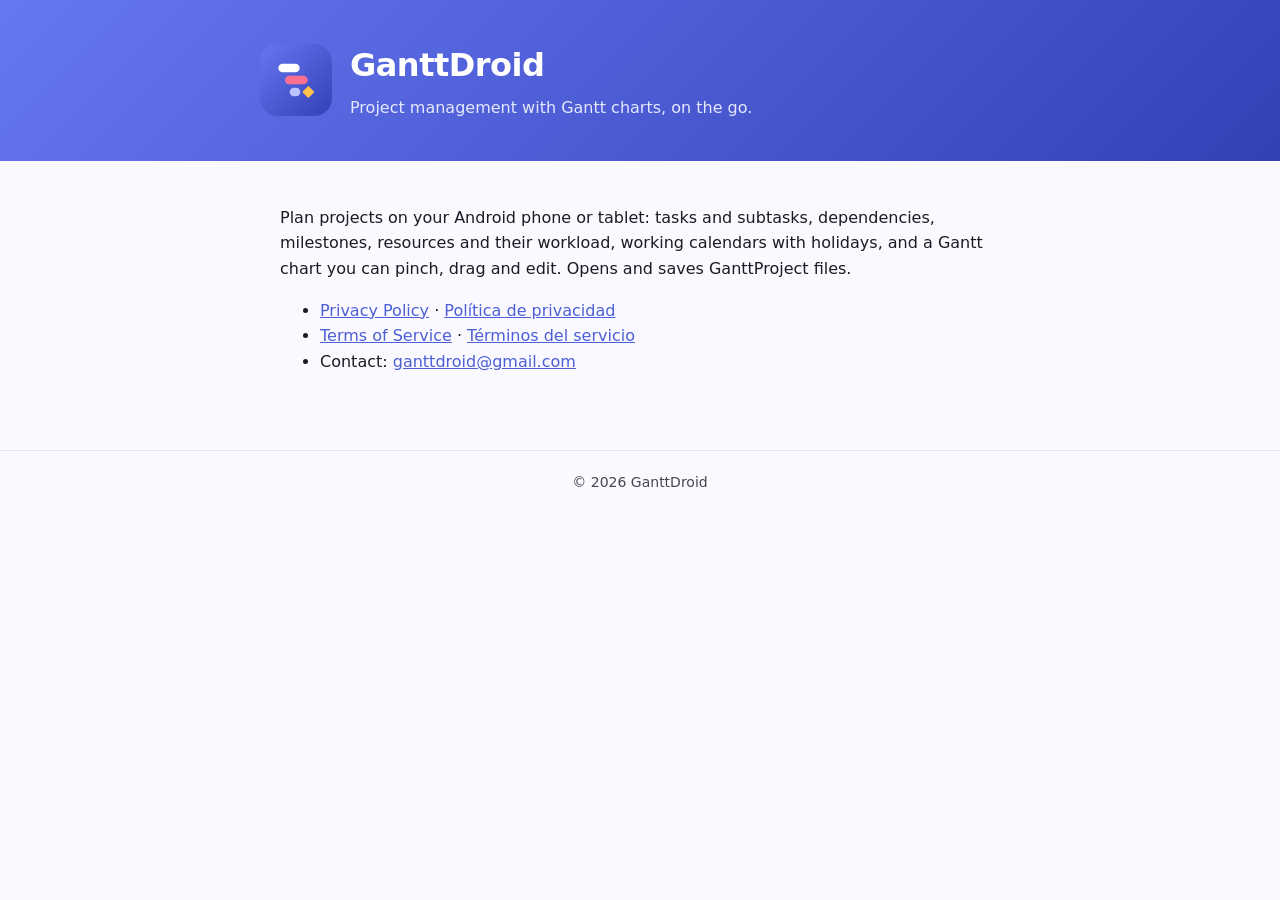
<file: index.html>
<!doctype html>
<html lang="en">
<head>
<meta charset="utf-8">
<meta name="viewport" content="width=device-width, initial-scale=1">
<title>GanttDroid</title>
<link rel="stylesheet" href="style.css">
</head>
<body>
<header><div class="wrap">
  <img src="logo.svg" alt="GanttDroid logo">
  <div><h1>GanttDroid</h1><p>Project management with Gantt charts, on the go.</p></div>
</div></header>
<main class="wrap">
<p>Plan projects on your Android phone or tablet: tasks and subtasks, dependencies, milestones,
resources and their workload, working calendars with holidays, and a Gantt chart you can pinch,
drag and edit. Opens and saves GanttProject files.</p>
<ul>
  <li><a href="privacy.html">Privacy Policy</a> · <a href="privacy.html#es">Política de privacidad</a></li>
  <li><a href="terms.html">Terms of Service</a> · <a href="terms.html#es">Términos del servicio</a></li>
  <li>Contact: <a href="mailto:ganttdroid@gmail.com">ganttdroid@gmail.com</a></li>
</ul>
</main>
<footer>© 2026 GanttDroid</footer>
</body>
</html>
</file>
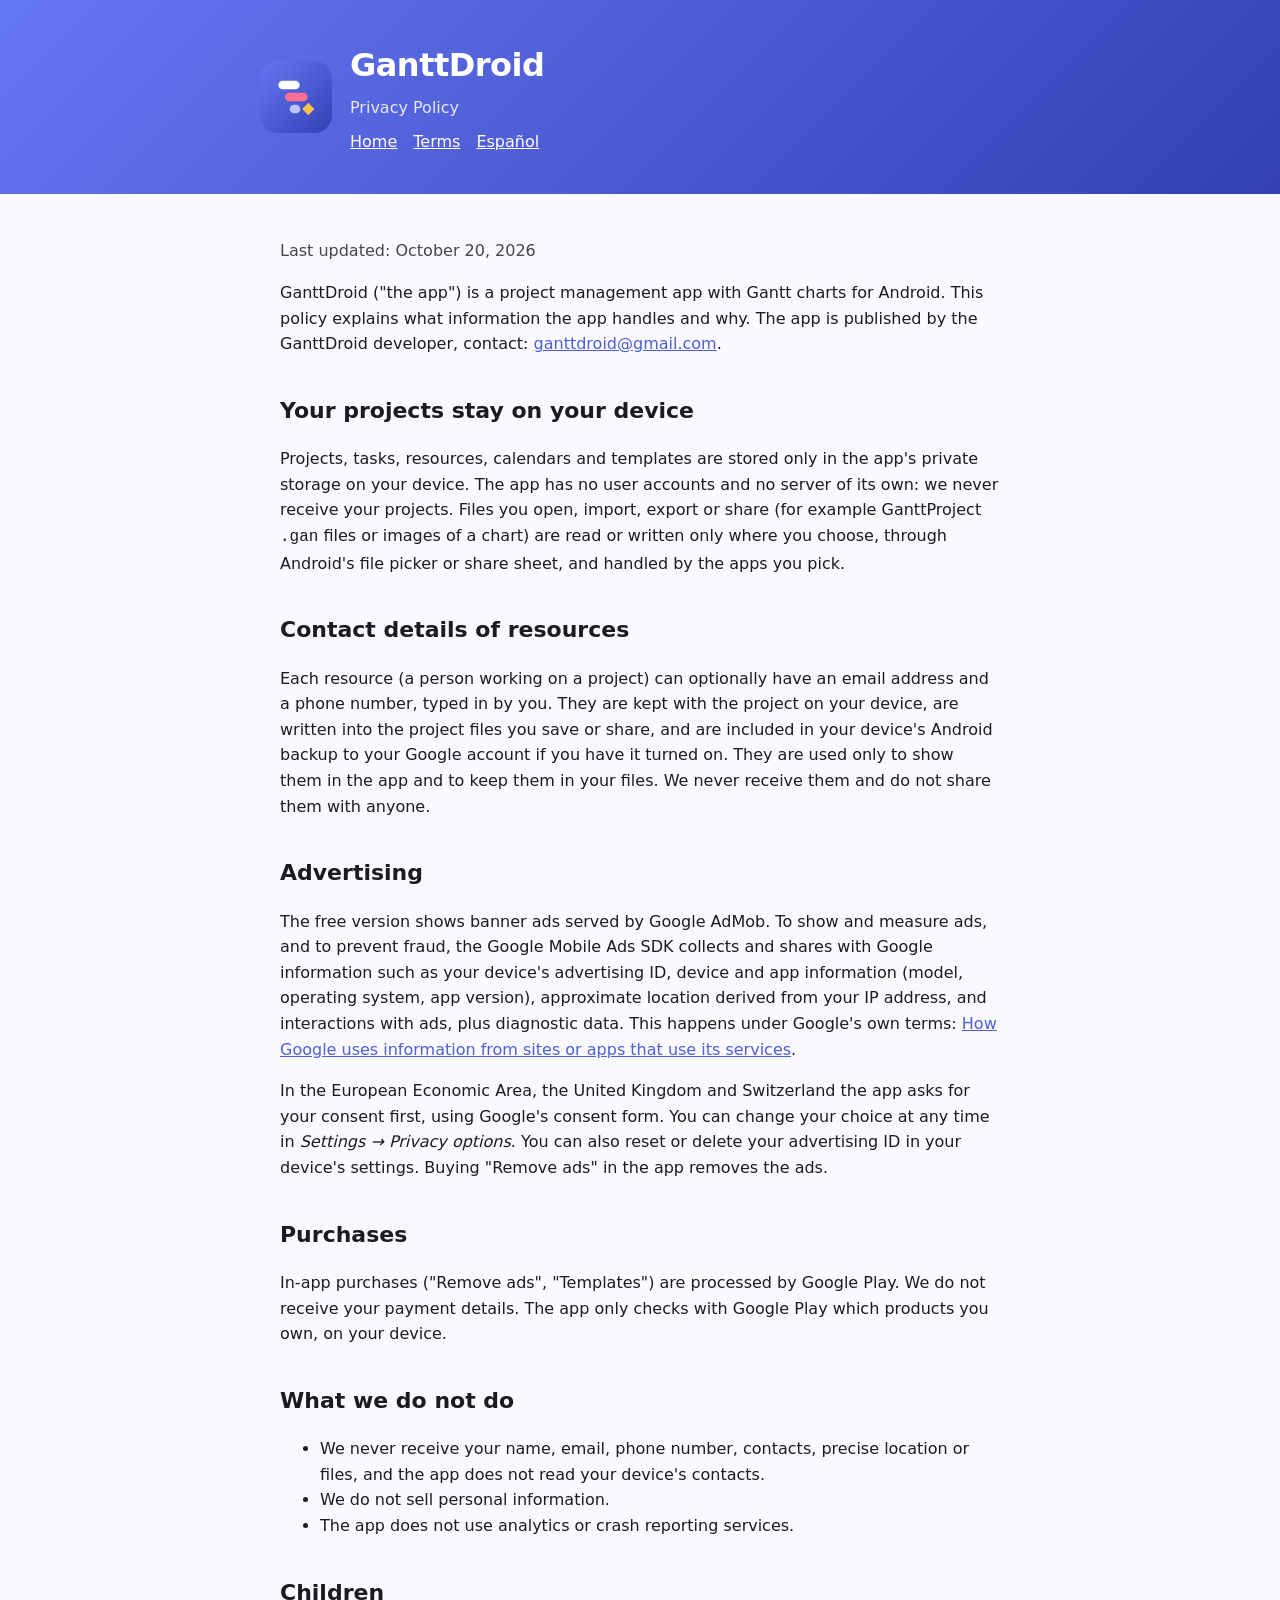
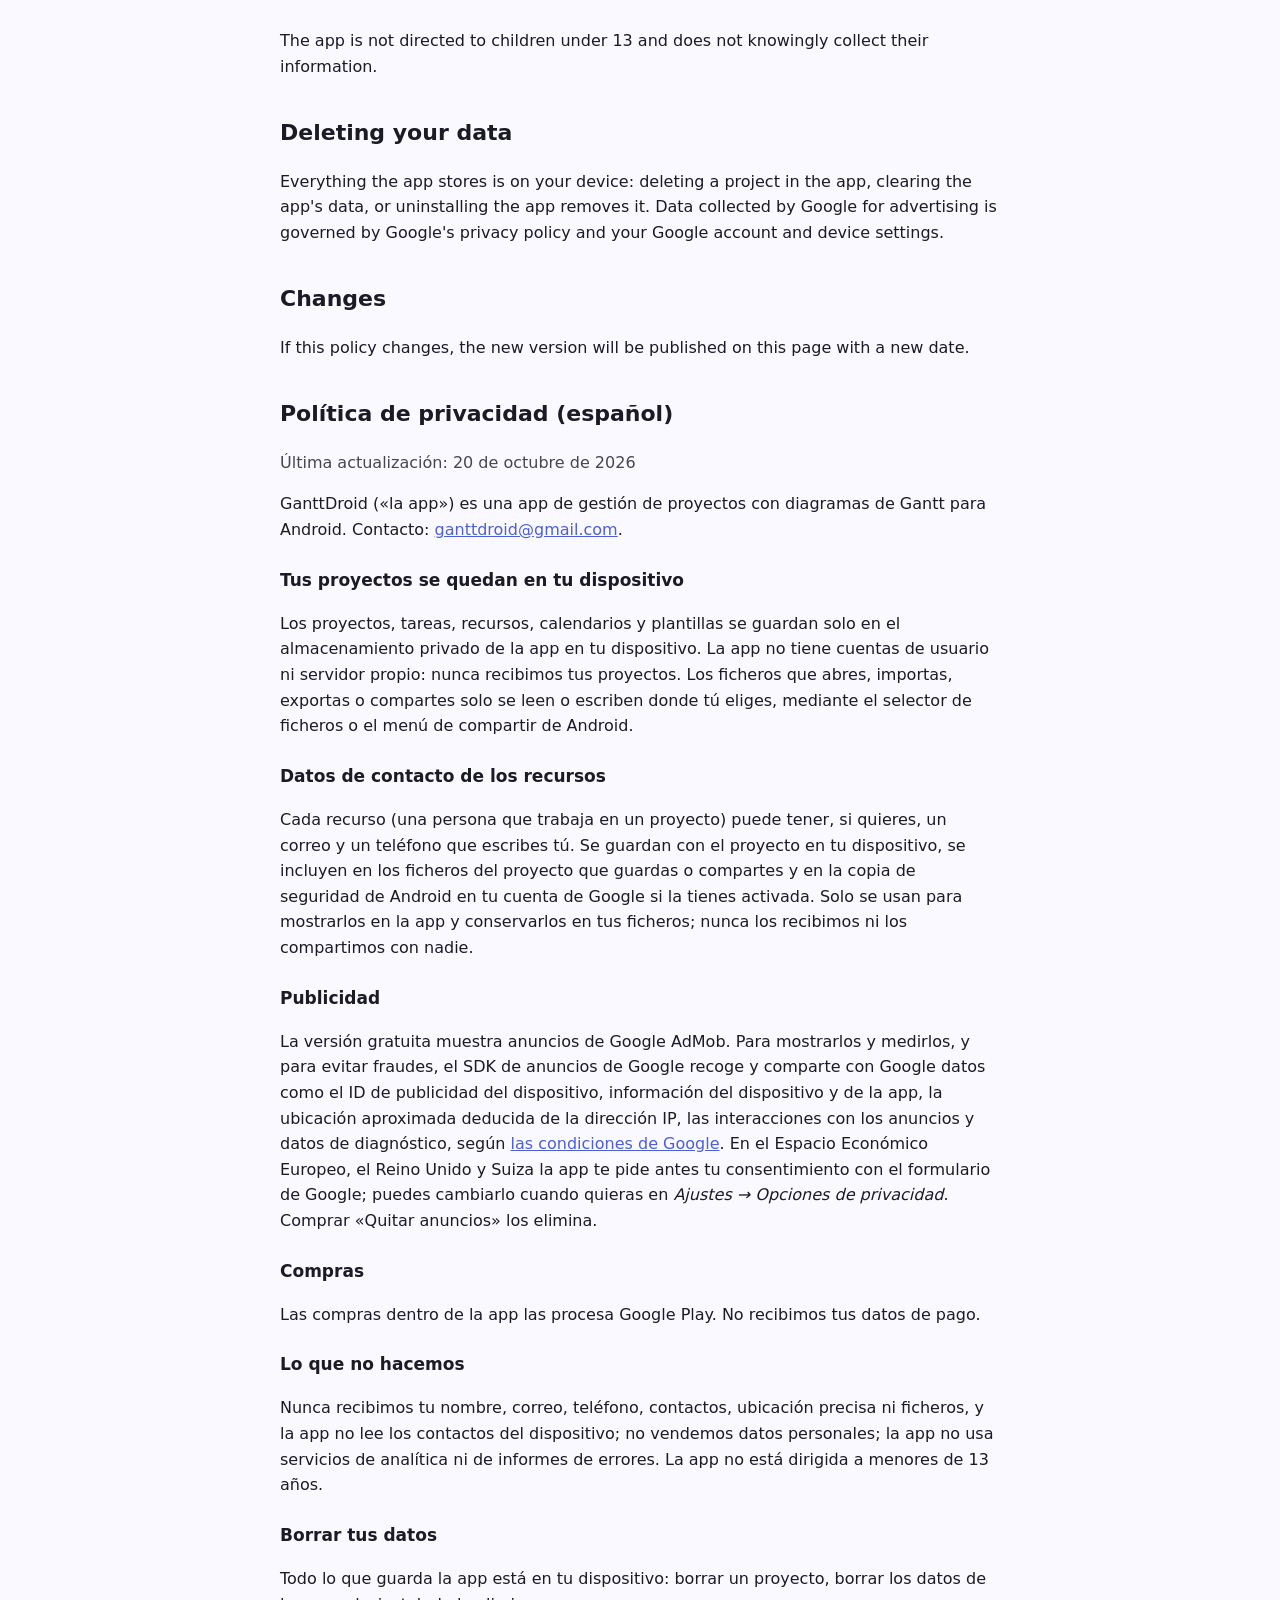
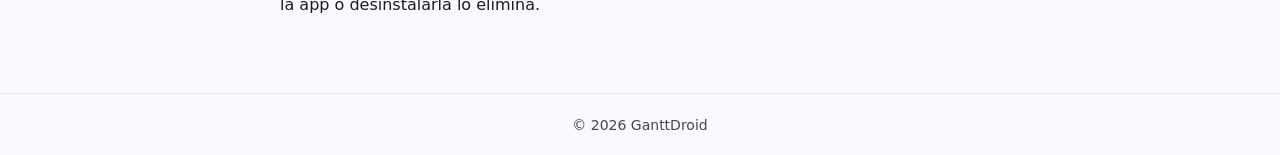
<file: privacy.html>
<!doctype html>
<html lang="en">
<head>
<meta charset="utf-8">
<meta name="viewport" content="width=device-width, initial-scale=1">
<title>GanttDroid · Privacy Policy</title>
<link rel="stylesheet" href="style.css">
</head>
<body>
<header><div class="wrap">
  <img src="logo.svg" alt="GanttDroid logo">
  <div><h1>GanttDroid</h1><p>Privacy Policy</p>
  <nav><a href="index.html">Home</a><a href="terms.html">Terms</a><a href="#es">Español</a></nav></div>
</div></header>
<main class="wrap">
<p class="muted">Last updated: October 20, 2026</p>

<p>GanttDroid ("the app") is a project management app with Gantt charts for Android. This policy
explains what information the app handles and why. The app is published by the GanttDroid
developer, contact: <a href="mailto:ganttdroid@gmail.com">ganttdroid@gmail.com</a>.</p>

<h2>Your projects stay on your device</h2>
<p>Projects, tasks, resources, calendars and templates are stored only in the app's private
storage on your device. The app has no user accounts and no server of its own: we never receive
your projects. Files you open, import, export or share (for example GanttProject <code>.gan</code>
files or images of a chart) are read or written only where you choose, through Android's file
picker or share sheet, and handled by the apps you pick.</p>

<h2>Contact details of resources</h2>
<p>Each resource (a person working on a project) can optionally have an email address and a phone
number, typed in by you. They are kept with the project on your device, are written into the
project files you save or share, and are included in your device's Android backup to your Google
account if you have it turned on. They are used only to show them in the app and to keep them in
your files. We never receive them and do not share them with anyone.</p>

<h2>Advertising</h2>
<p>The free version shows banner ads served by Google AdMob. To show and measure ads, and to
prevent fraud, the Google Mobile Ads SDK collects and shares with Google information such as your
device's advertising ID, device and app information (model, operating system, app version),
approximate location derived from your IP address, and interactions with ads, plus diagnostic
data. This happens under Google's own terms:
<a href="https://policies.google.com/technologies/partner-sites">How Google uses information from
sites or apps that use its services</a>.</p>
<p>In the European Economic Area, the United Kingdom and Switzerland the app asks for your consent
first, using Google's consent form. You can change your choice at any time in
<em>Settings → Privacy options</em>. You can also reset or delete your advertising ID in your
device's settings. Buying "Remove ads" in the app removes the ads.</p>

<h2>Purchases</h2>
<p>In-app purchases ("Remove ads", "Templates") are processed by Google Play. We do not receive
your payment details. The app only checks with Google Play which products you own, on your
device.</p>

<h2>What we do not do</h2>
<ul>
  <li>We never receive your name, email, phone number, contacts, precise location or files, and
  the app does not read your device's contacts.</li>
  <li>We do not sell personal information.</li>
  <li>The app does not use analytics or crash reporting services.</li>
</ul>

<h2>Children</h2>
<p>The app is not directed to children under 13 and does not knowingly collect their
information.</p>

<h2>Deleting your data</h2>
<p>Everything the app stores is on your device: deleting a project in the app, clearing the app's
data, or uninstalling the app removes it. Data collected by Google for advertising is governed by
Google's privacy policy and your Google account and device settings.</p>

<h2>Changes</h2>
<p>If this policy changes, the new version will be published on this page with a new date.</p>

<h2 id="es">Política de privacidad (español)</h2>
<p class="muted">Última actualización: 20 de octubre de 2026</p>
<p>GanttDroid («la app») es una app de gestión de proyectos con diagramas de Gantt para Android.
Contacto: <a href="mailto:ganttdroid@gmail.com">ganttdroid@gmail.com</a>.</p>

<h3>Tus proyectos se quedan en tu dispositivo</h3>
<p>Los proyectos, tareas, recursos, calendarios y plantillas se guardan solo en el almacenamiento
privado de la app en tu dispositivo. La app no tiene cuentas de usuario ni servidor propio: nunca
recibimos tus proyectos. Los ficheros que abres, importas, exportas o compartes solo se leen o
escriben donde tú eliges, mediante el selector de ficheros o el menú de compartir de Android.</p>

<h3>Datos de contacto de los recursos</h3>
<p>Cada recurso (una persona que trabaja en un proyecto) puede tener, si quieres, un correo y un
teléfono que escribes tú. Se guardan con el proyecto en tu dispositivo, se incluyen en los ficheros
del proyecto que guardas o compartes y en la copia de seguridad de Android en tu cuenta de Google si
la tienes activada. Solo se usan para mostrarlos en la app y conservarlos en tus ficheros; nunca los
recibimos ni los compartimos con nadie.</p>

<h3>Publicidad</h3>
<p>La versión gratuita muestra anuncios de Google AdMob. Para mostrarlos y medirlos, y para evitar
fraudes, el SDK de anuncios de Google recoge y comparte con Google datos como el ID de publicidad
del dispositivo, información del dispositivo y de la app, la ubicación aproximada deducida de la
dirección IP, las interacciones con los anuncios y datos de diagnóstico, según
<a href="https://policies.google.com/technologies/partner-sites?hl=es">las condiciones de
Google</a>. En el Espacio Económico Europeo, el Reino Unido y Suiza la app te pide antes tu
consentimiento con el formulario de Google; puedes cambiarlo cuando quieras en
<em>Ajustes → Opciones de privacidad</em>. Comprar «Quitar anuncios» los elimina.</p>

<h3>Compras</h3>
<p>Las compras dentro de la app las procesa Google Play. No recibimos tus datos de pago.</p>

<h3>Lo que no hacemos</h3>
<p>Nunca recibimos tu nombre, correo, teléfono, contactos, ubicación precisa ni ficheros, y la
app no lee los contactos del dispositivo; no vendemos datos
personales; la app no usa servicios de analítica ni de informes de errores. La app no está
dirigida a menores de 13 años.</p>

<h3>Borrar tus datos</h3>
<p>Todo lo que guarda la app está en tu dispositivo: borrar un proyecto, borrar los datos de la
app o desinstalarla lo elimina.</p>
</main>
<footer>© 2026 GanttDroid</footer>
</body>
</html>
</file>
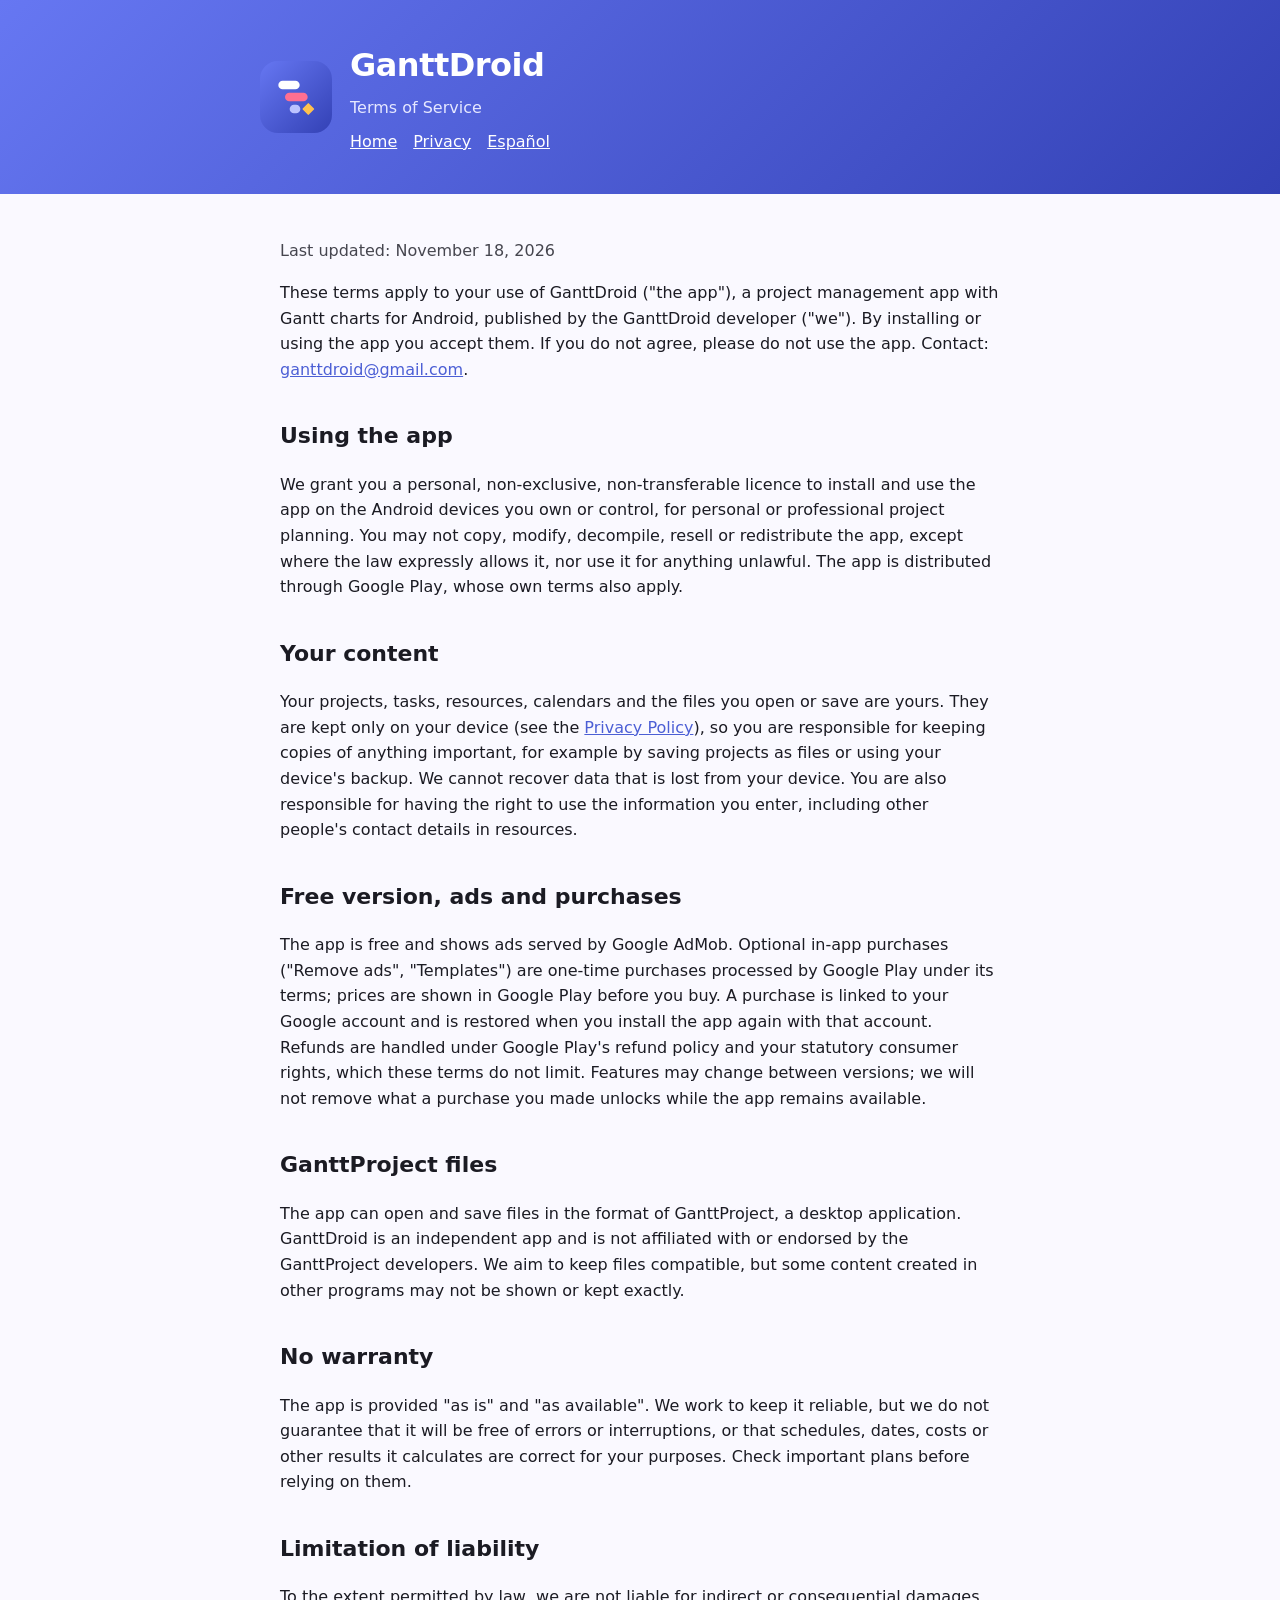
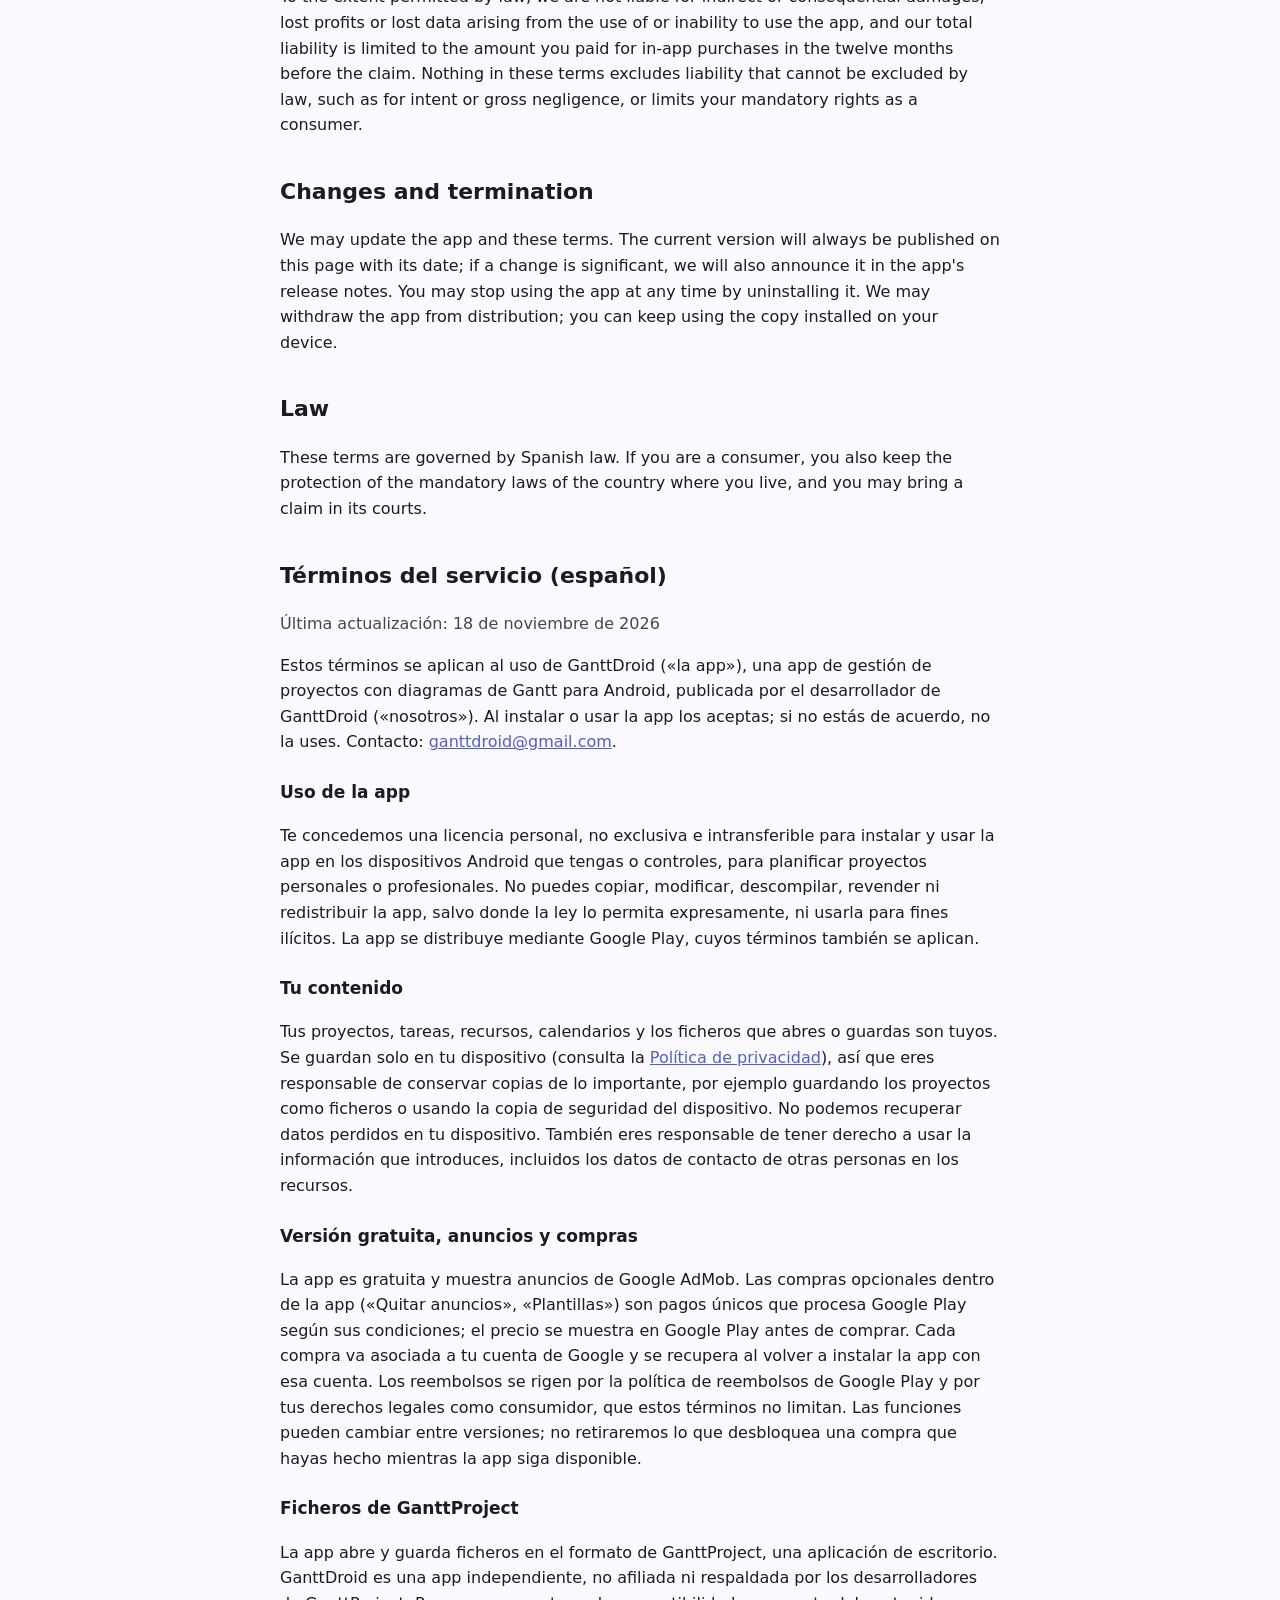
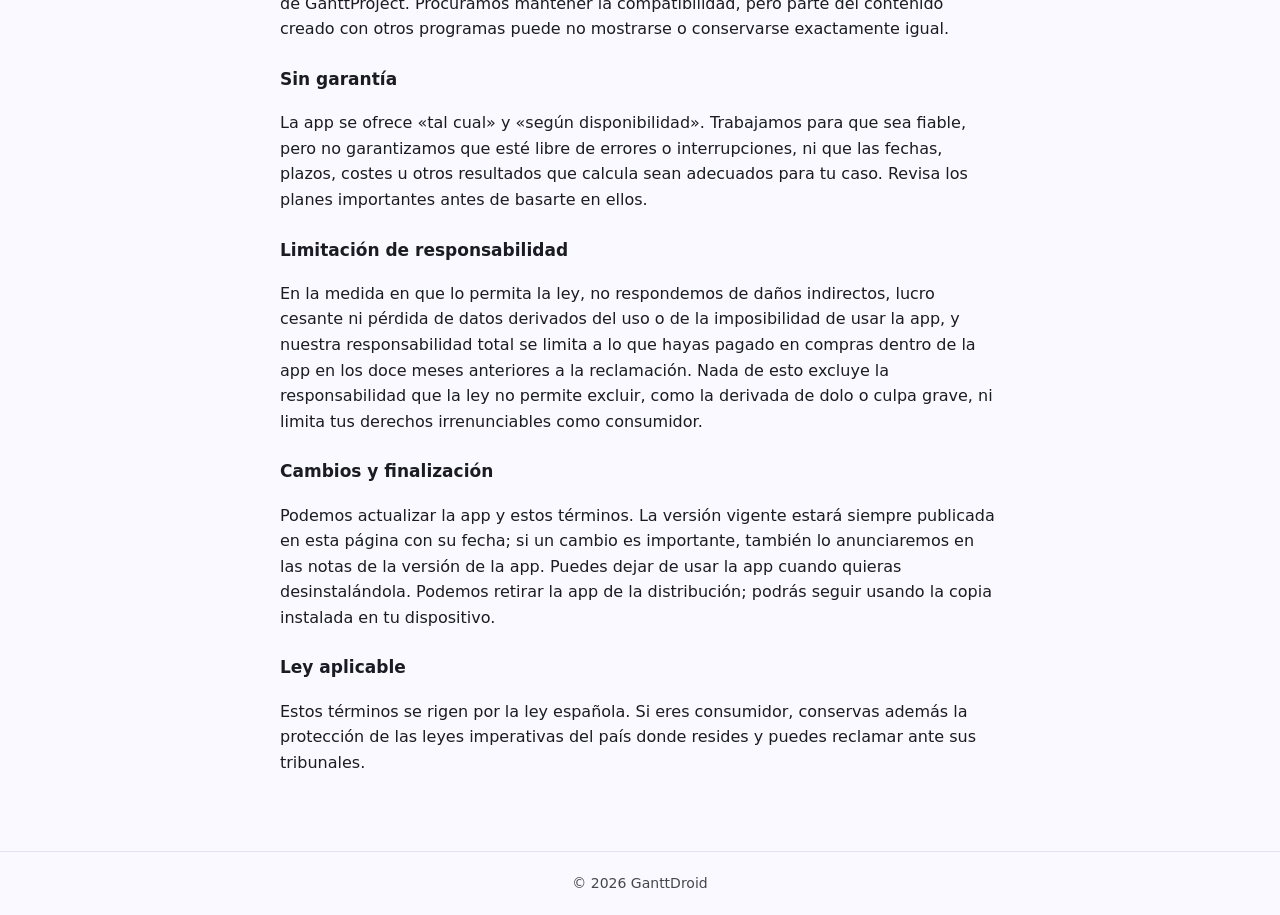
<file: terms.html>
<!doctype html>
<html lang="en">
<head>
<meta charset="utf-8">
<meta name="viewport" content="width=device-width, initial-scale=1">
<title>GanttDroid · Terms of Service</title>
<link rel="stylesheet" href="style.css">
</head>
<body>
<header><div class="wrap">
  <img src="logo.svg" alt="GanttDroid logo">
  <div><h1>GanttDroid</h1><p>Terms of Service</p>
  <nav><a href="index.html">Home</a><a href="privacy.html">Privacy</a><a href="#es">Español</a></nav></div>
</div></header>
<main class="wrap">
<p class="muted">Last updated: November 18, 2026</p>

<p>These terms apply to your use of GanttDroid ("the app"), a project management app with Gantt
charts for Android, published by the GanttDroid developer ("we"). By installing or using the app
you accept them. If you do not agree, please do not use the app. Contact:
<a href="mailto:ganttdroid@gmail.com">ganttdroid@gmail.com</a>.</p>

<h2>Using the app</h2>
<p>We grant you a personal, non-exclusive, non-transferable licence to install and use the app on
the Android devices you own or control, for personal or professional project planning. You may not
copy, modify, decompile, resell or redistribute the app, except where the law expressly allows it,
nor use it for anything unlawful. The app is distributed through Google Play, whose own terms
also apply.</p>

<h2>Your content</h2>
<p>Your projects, tasks, resources, calendars and the files you open or save are yours. They are
kept only on your device (see the <a href="privacy.html">Privacy Policy</a>), so you are responsible
for keeping copies of anything important, for example by saving projects as files or using your
device's backup. We cannot recover data that is lost from your device. You are also responsible
for having the right to use the information you enter, including other people's contact details
in resources.</p>

<h2>Free version, ads and purchases</h2>
<p>The app is free and shows ads served by Google AdMob. Optional in-app purchases ("Remove ads",
"Templates") are one-time purchases processed by Google Play under its terms; prices are shown in
Google Play before you buy. A purchase is linked to your Google account and is restored when you
install the app again with that account. Refunds are handled under Google Play's refund policy and
your statutory consumer rights, which these terms do not limit. Features may change between
versions; we will not remove what a purchase you made unlocks while the app remains available.</p>

<h2>GanttProject files</h2>
<p>The app can open and save files in the format of GanttProject, a desktop application. GanttDroid
is an independent app and is not affiliated with or endorsed by the GanttProject developers. We aim
to keep files compatible, but some content created in other programs may not be shown or kept
exactly.</p>

<h2>No warranty</h2>
<p>The app is provided "as is" and "as available". We work to keep it reliable, but we do not
guarantee that it will be free of errors or interruptions, or that schedules, dates, costs or
other results it calculates are correct for your purposes. Check important plans before relying
on them.</p>

<h2>Limitation of liability</h2>
<p>To the extent permitted by law, we are not liable for indirect or consequential damages, lost
profits or lost data arising from the use of or inability to use the app, and our total liability
is limited to the amount you paid for in-app purchases in the twelve months before the claim.
Nothing in these terms excludes liability that cannot be excluded by law, such as for intent or
gross negligence, or limits your mandatory rights as a consumer.</p>

<h2>Changes and termination</h2>
<p>We may update the app and these terms. The current version will always be published on this page
with its date; if a change is significant, we will also announce it in the app's release notes. You
may stop using the app at any time by uninstalling it. We may withdraw the app from distribution;
you can keep using the copy installed on your device.</p>

<h2>Law</h2>
<p>These terms are governed by Spanish law. If you are a consumer, you also keep the protection of
the mandatory laws of the country where you live, and you may bring a claim in its courts.</p>

<h2 id="es">Términos del servicio (español)</h2>
<p class="muted">Última actualización: 18 de noviembre de 2026</p>

<p>Estos términos se aplican al uso de GanttDroid («la app»), una app de gestión de proyectos con
diagramas de Gantt para Android, publicada por el desarrollador de GanttDroid («nosotros»). Al
instalar o usar la app los aceptas; si no estás de acuerdo, no la uses. Contacto:
<a href="mailto:ganttdroid@gmail.com">ganttdroid@gmail.com</a>.</p>

<h3>Uso de la app</h3>
<p>Te concedemos una licencia personal, no exclusiva e intransferible para instalar y usar la app en
los dispositivos Android que tengas o controles, para planificar proyectos personales o
profesionales. No puedes copiar, modificar, descompilar, revender ni redistribuir la app, salvo
donde la ley lo permita expresamente, ni usarla para fines ilícitos. La app se distribuye mediante
Google Play, cuyos términos también se aplican.</p>

<h3>Tu contenido</h3>
<p>Tus proyectos, tareas, recursos, calendarios y los ficheros que abres o guardas son tuyos. Se
guardan solo en tu dispositivo (consulta la <a href="privacy.html#es">Política de privacidad</a>),
así que eres responsable de conservar copias de lo importante, por ejemplo guardando los proyectos
como ficheros o usando la copia de seguridad del dispositivo. No podemos recuperar datos perdidos
en tu dispositivo. También eres responsable de tener derecho a usar la información que introduces,
incluidos los datos de contacto de otras personas en los recursos.</p>

<h3>Versión gratuita, anuncios y compras</h3>
<p>La app es gratuita y muestra anuncios de Google AdMob. Las compras opcionales dentro de la app
(«Quitar anuncios», «Plantillas») son pagos únicos que procesa Google Play según sus condiciones;
el precio se muestra en Google Play antes de comprar. Cada compra va asociada a tu cuenta de Google
y se recupera al volver a instalar la app con esa cuenta. Los reembolsos se rigen por la política
de reembolsos de Google Play y por tus derechos legales como consumidor, que estos términos no
limitan. Las funciones pueden cambiar entre versiones; no retiraremos lo que desbloquea una compra
que hayas hecho mientras la app siga disponible.</p>

<h3>Ficheros de GanttProject</h3>
<p>La app abre y guarda ficheros en el formato de GanttProject, una aplicación de escritorio.
GanttDroid es una app independiente, no afiliada ni respaldada por los desarrolladores de
GanttProject. Procuramos mantener la compatibilidad, pero parte del contenido creado con otros
programas puede no mostrarse o conservarse exactamente igual.</p>

<h3>Sin garantía</h3>
<p>La app se ofrece «tal cual» y «según disponibilidad». Trabajamos para que sea fiable, pero no
garantizamos que esté libre de errores o interrupciones, ni que las fechas, plazos, costes u otros
resultados que calcula sean adecuados para tu caso. Revisa los planes importantes antes de basarte
en ellos.</p>

<h3>Limitación de responsabilidad</h3>
<p>En la medida en que lo permita la ley, no respondemos de daños indirectos, lucro cesante ni
pérdida de datos derivados del uso o de la imposibilidad de usar la app, y nuestra responsabilidad
total se limita a lo que hayas pagado en compras dentro de la app en los doce meses anteriores a la
reclamación. Nada de esto excluye la responsabilidad que la ley no permite excluir, como la derivada
de dolo o culpa grave, ni limita tus derechos irrenunciables como consumidor.</p>

<h3>Cambios y finalización</h3>
<p>Podemos actualizar la app y estos términos. La versión vigente estará siempre publicada en esta
página con su fecha; si un cambio es importante, también lo anunciaremos en las notas de la versión
de la app. Puedes dejar de usar la app cuando quieras desinstalándola. Podemos retirar la app de la
distribución; podrás seguir usando la copia instalada en tu dispositivo.</p>

<h3>Ley aplicable</h3>
<p>Estos términos se rigen por la ley española. Si eres consumidor, conservas además la protección
de las leyes imperativas del país donde resides y puedes reclamar ante sus tribunales.</p>
</main>
<footer>© 2026 GanttDroid</footer>
</body>
</html>
</file>
<file: style.css>
:root{--indigo:#4C5FD5;--ink:#1B1B23;--soft:#46464F;--bg:#FAF9FF;--line:#E4E1F5}
*{box-sizing:border-box}
body{margin:0;background:var(--bg);color:var(--ink);font:16px/1.6 Manrope,system-ui,-apple-system,"Segoe UI",Roboto,sans-serif}
header{background:linear-gradient(135deg,#6677F2,#3341B5);color:#fff;padding:40px 20px}
header .wrap{display:flex;align-items:center;gap:18px}
header img{width:72px;height:72px;border-radius:18px}
header h1{margin:0;font-size:32px;letter-spacing:-.5px}
header p{margin:4px 0 0;color:#E6E8FF}
.wrap{max-width:760px;margin:0 auto}
main{padding:28px 20px 60px}
h2{margin-top:36px;font-size:22px}
h3{margin-top:24px;font-size:17px}
a{color:var(--indigo)}
.muted{color:var(--soft)}
nav{margin-top:8px}
nav a{color:#fff;margin-right:16px}
footer{border-top:1px solid var(--line);padding:20px;color:var(--soft);font-size:14px;text-align:center}
</file>
